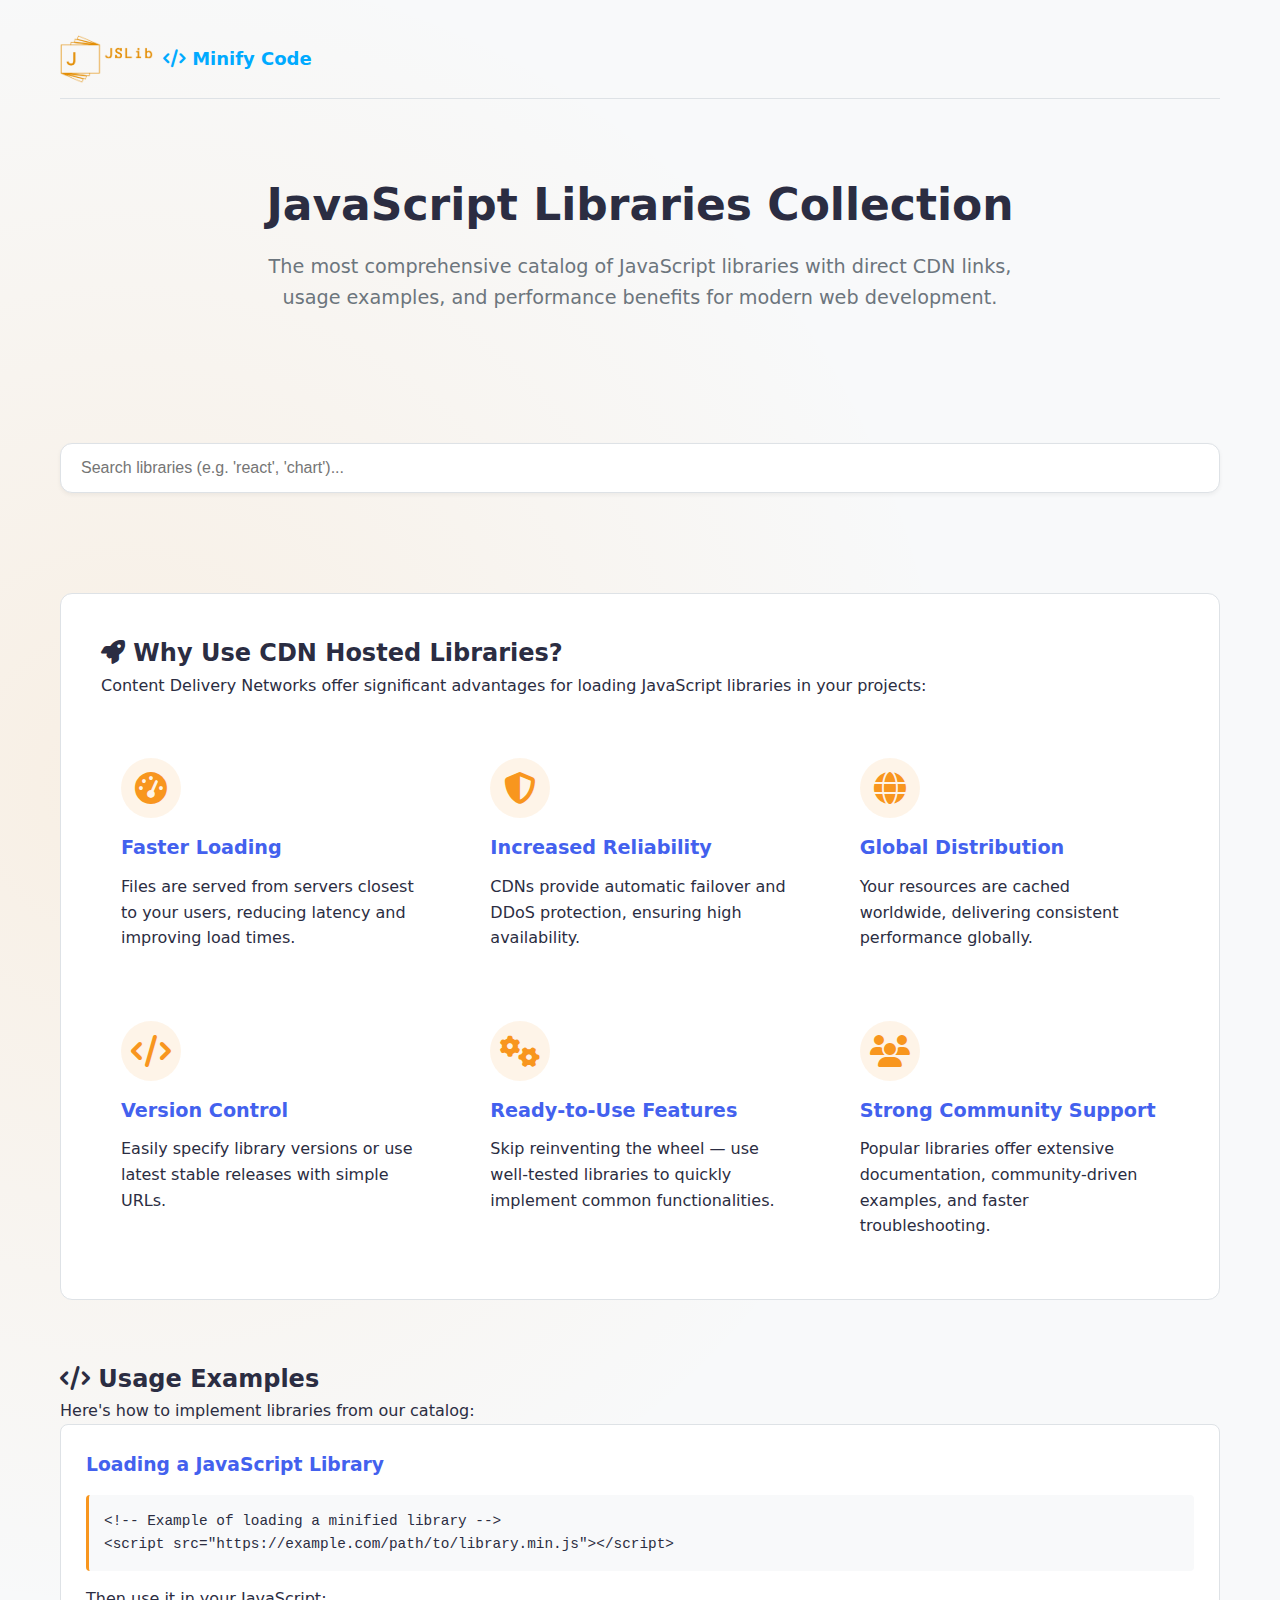
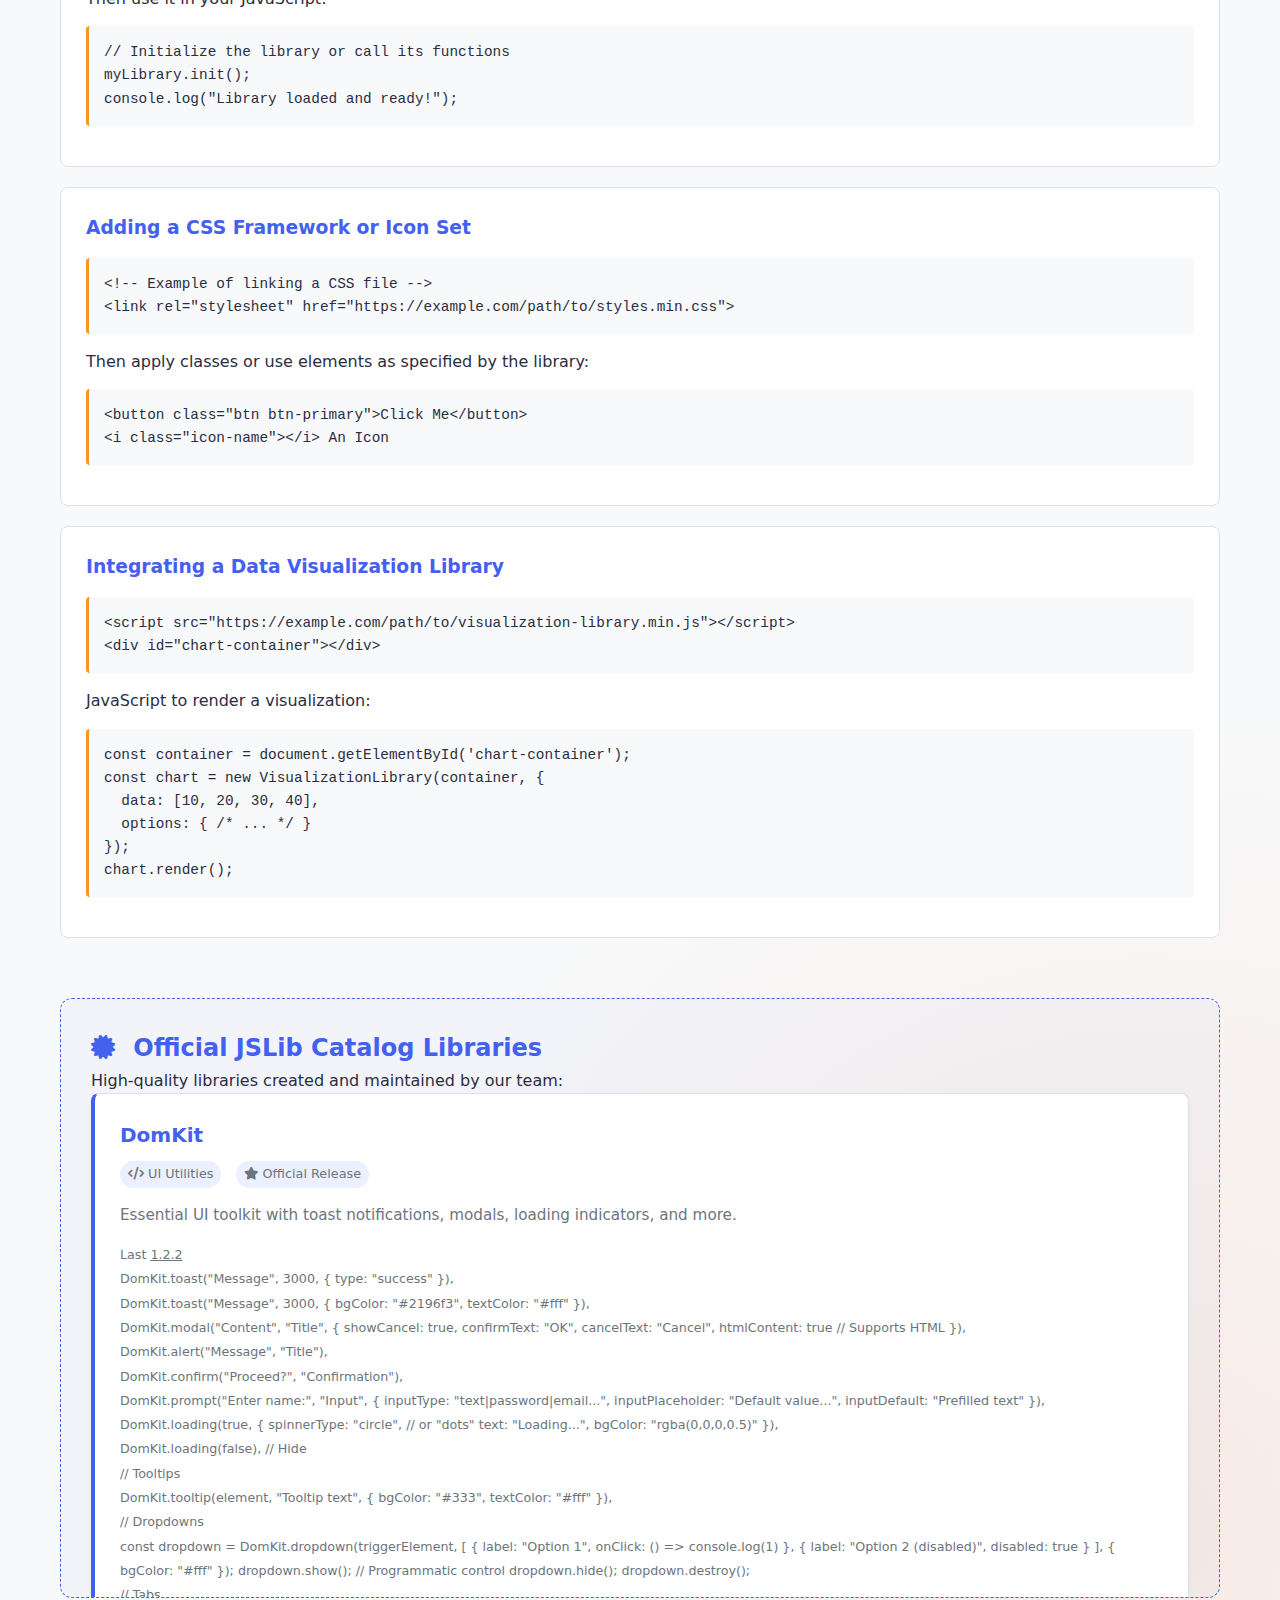
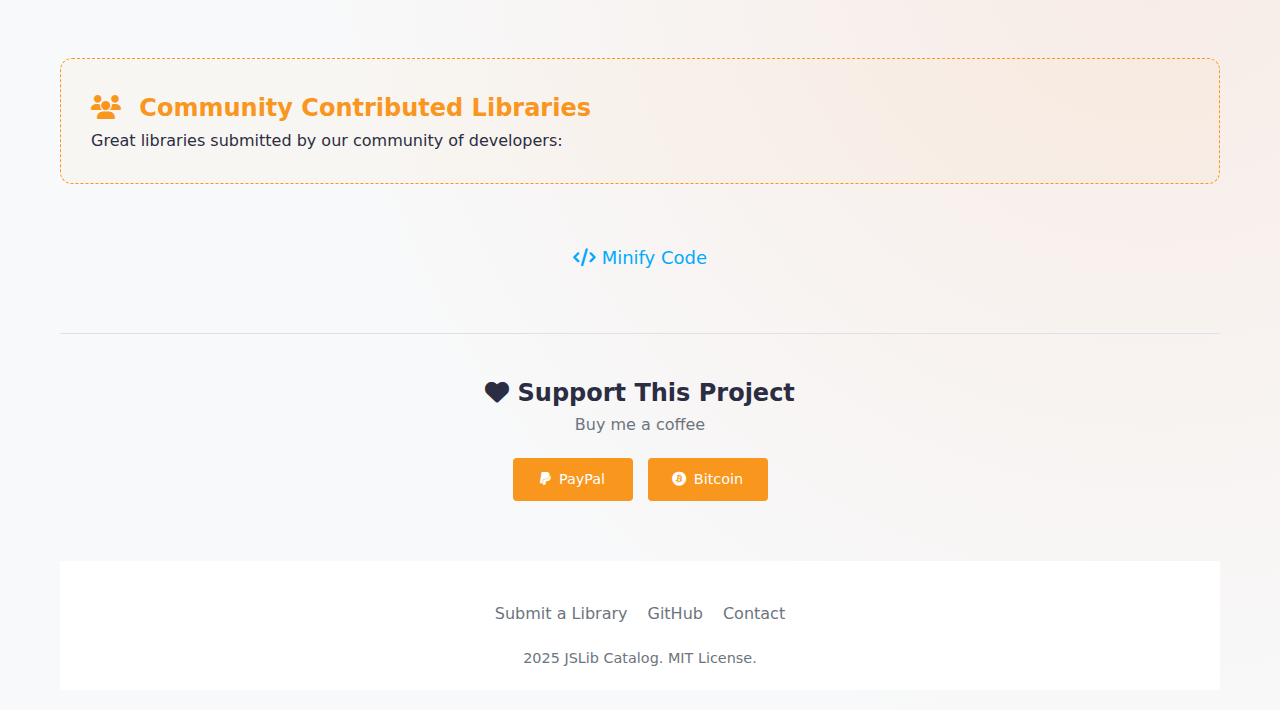
<file: index.html>
<!DOCTYPE html>
<html lang="en">
<head>
  <meta charset="UTF-8">
  <meta name="viewport" content="width=device-width, initial-scale=1.0">
  <title>JavaScript Libraries Catalog | Complete CDN Resource</title>
  <meta name="description" content="Comprehensive catalog of JavaScript libraries with CDN links, usage examples, and performance benefits">
  <link rel="stylesheet" href="https://danielcosta78.github.io/jslib/libs/fontawesome/6.7.2/css/fontawesome.min.css">
  <link rel="stylesheet" href="css/index-style.css">
</head>
<body>
  <div class="container">
    <header>
      <div class="logo">
        <img src="assets/logo-index.png" alt="Logo">
        <a href="minify" class="link-minify"><i class="fas fa-code"></i> Minify Code</a>
      </div>
    </header>

    <main>
      <section class="intro">
        <h1>JavaScript Libraries Collection</h1>
        <p>
          The most comprehensive catalog of JavaScript libraries with direct CDN links,
          usage examples, and performance benefits for modern web development.
        </p>
      </section>

      <div class="search-container">
        <input type="text" id="search" placeholder="Search libraries (e.g. 'react', 'chart')..." aria-label="Search libraries">
      </div>

      <div id="list" class="full-width-list scrollable-list"></div>

      <section class="cdn-benefits">
        <h2><i class="fas fa-rocket"></i> Why Use CDN Hosted Libraries?</h2>
        <p>Content Delivery Networks offer significant advantages for loading JavaScript libraries in your projects:</p>

        <div class="benefits-grid">
          <div class="benefit-card">
            <i class="fas fa-tachometer-alt"></i>
            <h3>Faster Loading</h3>
            <p>Files are served from servers closest to your users, reducing latency and improving load times.</p>
          </div>
          <div class="benefit-card">
            <i class="fas fa-shield-alt"></i>
            <h3>Increased Reliability</h3>
            <p>CDNs provide automatic failover and DDoS protection, ensuring high availability.</p>
          </div>
          <div class="benefit-card">
            <i class="fas fa-globe"></i>
            <h3>Global Distribution</h3>
            <p>Your resources are cached worldwide, delivering consistent performance globally.</p>
          </div>
          <div class="benefit-card">
            <i class="fas fa-code"></i>
            <h3>Version Control</h3>
            <p>Easily specify library versions or use latest stable releases with simple URLs.</p>
          </div>
          <div class="benefit-card">
            <i class="fas fa-cogs"></i>
            <h3>Ready-to-Use Features</h3>
            <p>Skip reinventing the wheel — use well-tested libraries to quickly implement common functionalities.</p>
          </div>
          <div class="benefit-card">
            <i class="fas fa-users"></i>
            <h3>Strong Community Support</h3>
            <p>Popular libraries offer extensive documentation, community-driven examples, and faster troubleshooting.</p>
          </div>
        </div>
      </section>

      <section class="examples-section">
        <h2><i class="fas fa-code"></i> Usage Examples</h2>
        <p>Here's how to implement libraries from our catalog:</p>

        <div class="example-card">
          <h3>Loading a JavaScript Library</h3>
          <div class="code-block">
            &lt;!-- Example of loading a minified library --&gt;<br>
            &lt;script src="https://example.com/path/to/library.min.js"&gt;&lt;/script&gt;
          </div>
          <p>Then use it in your JavaScript:</p>
          <div class="code-block">
            // Initialize the library or call its functions<br>
            myLibrary.init();<br>
            console.log("Library loaded and ready!");
          </div>
        </div>

        <div class="example-card">
          <h3>Adding a CSS Framework or Icon Set</h3>
          <div class="code-block">
            &lt;!-- Example of linking a CSS file --&gt;<br>
            &lt;link rel="stylesheet" href="https://example.com/path/to/styles.min.css"&gt;
          </div>
          <p>Then apply classes or use elements as specified by the library:</p>
          <div class="code-block">
            &lt;button class="btn btn-primary"&gt;Click Me&lt;/button&gt;<br>
            &lt;i class="icon-name"&gt;&lt;/i&gt; An Icon
          </div>
        </div>

        <div class="example-card">
          <h3>Integrating a Data Visualization Library</h3>
          <div class="code-block">
            &lt;script src="https://example.com/path/to/visualization-library.min.js"&gt;&lt;/script&gt;<br>
            &lt;div id="chart-container"&gt;&lt;/div&gt;
          </div>
          <p>JavaScript to render a visualization:</p>
          <div class="code-block">
            const container = document.getElementById('chart-container');<br>
            const chart = new VisualizationLibrary(container, {<br>
            &nbsp;&nbsp;data: [10, 20, 30, 40],<br>
            &nbsp;&nbsp;options: { /* ... */ }<br>
            });<br>
            chart.render();
          </div>
        </div>
      </section>

      <section class="official-libraries">
        <h2><i class="fas fa-certificate"></i> Official JSLib Catalog Libraries</h2>
        <p>High-quality libraries created and maintained by our team:</p>
      </section>

      <section class="community-libraries">
        <h2><i class="fas fa-users"></i> Community Contributed Libraries</h2>
        <p>Great libraries submitted by our community of developers:</p>
      </section>

      <section class="minify-section">
        <a href="minify" class="link-minify"><i class="fas fa-code"></i> Minify Code</a>
      </section>

      <section class="donation-section">
        <h2><i class="fas fa-heart"></i> Support This Project</h2>
        <p class="donation-text">
          Buy me a coffee
        </p>
        <div class="donation-buttons">
          <a href="https://www.paypal.com/donate/?hosted_button_id=N8A6EWXCNPB78" target="_blank" class="donation-button">
            <i class="fab fa-paypal"></i> PayPal
          </a>
          <a href="bitcoin:bc1q804hpml7g5d7vwqv8y9sul8yzgdsa7sa5z676g" target="_blank" class="donation-button">
            <i class="fab fa-bitcoin"></i> Bitcoin
          </a>
        </div>
      </section>
    </main>

    <footer>
      <div class="footer-content">
        <div class="footer-links">
          <a href="https://github.com/Danielcosta78/jslib.git">Submit a Library</a>
          <a href="https://github.com/Danielcosta78/jslib.git">GitHub</a>
          <a href="https://github.com/Danielcosta78/jslib.git">Contact</a>
        </div>
        <p class="copyright">2025 JSLib Catalog. MIT License.</p>
      </div>
    </footer>
  </div>

  <script src="js/index-script.js"></script>
  <script src="js/official-libs.js"></script>
  <script src="js/community-libs.js"></script>
</body>
</html>
</file>
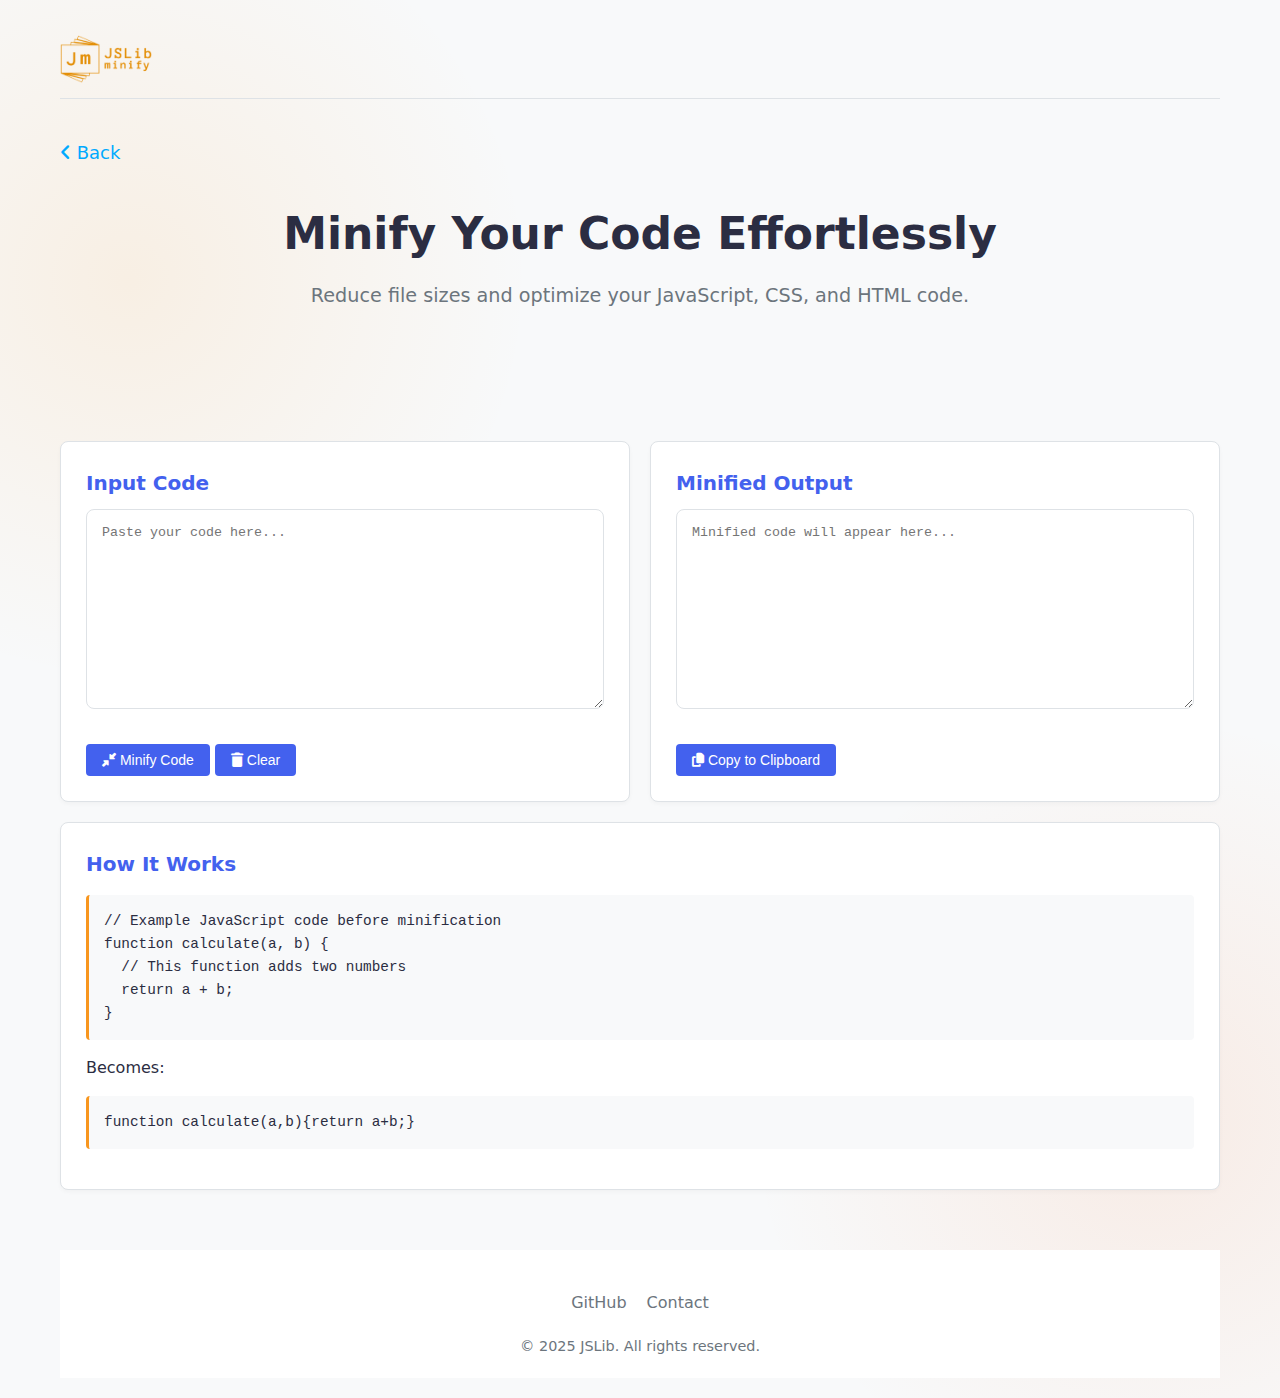
<file: minify/index.html>
<!DOCTYPE html>
<html lang="en">
<head>
    <meta charset="UTF-8">
    <meta name="viewport" content="width=device-width, initial-scale=1.0">
    <title>Code Minifier Tool</title>
    <link rel="stylesheet" href="../css/minify-style.css">
    <link rel="stylesheet" href="https://danielcosta78.github.io/jslib/libs/fontawesome/6.7.2/all/fontawesome.min.css">
</head>
<body>
    <div class="container">
        <header>
            <div class="logo">
                <img src="../assets/logo-minify.png" alt="Logo Minify">
            </div>
        </header>

        <section class="home-section">
          <a href="../index.html" class="link-home"><i class="fa-solid fa-angle-left"></i> Back</a>
        </section>

        <section class="intro">
            <h1>Minify Your Code Effortlessly</h1>
            <p>Reduce file sizes and optimize your JavaScript, CSS, and HTML code.</p>
        </section>

        <div class="flex-container">
            <div class="card" style="flex: 1;">
                <h2>Input Code</h2>
                <textarea id="inputCode" placeholder="Paste your code here..."></textarea>
                <button id="minifyBtn"><i class="fas fa-compress-alt"></i> Minify Code</button>
                <button id="clearBtn"><i class="fas fa-trash"></i> Clear</button>
            </div>

            <div class="card" style="flex: 1;">
                <h2>Minified Output</h2>
                <textarea id="outputCode" placeholder="Minified code will appear here..." readonly></textarea>
                <button id="copyBtn" class="copy-btn"><i class="fas fa-copy"></i> Copy to Clipboard</button>
            </div>
        </div>

        <div class="card">
            <h2>How It Works</h2>
            <div class="code-block">
                // Example JavaScript code before minification<br>
                function calculate(a, b) {<br>
                &nbsp;&nbsp;// This function adds two numbers<br>
                &nbsp;&nbsp;return a + b;<br>
                }
            </div>
            <p>Becomes:</p>
            <div class="code-block">
                function calculate(a,b){return a+b;}
            </div>
        </div>

        <footer>
            <div class="footer-links">
                <a href="https://github.com/Danielcosta78/jslib.git">GitHub</a>
                <a href="https://github.com/Danielcosta78/jslib.git">Contact</a>
            </div>
            <p>© 2025 JSLib. All rights reserved.</p>
        </footer>
    </div>

    <script src="../js/minify-script.js"></script>
</body>
</html>
</file>
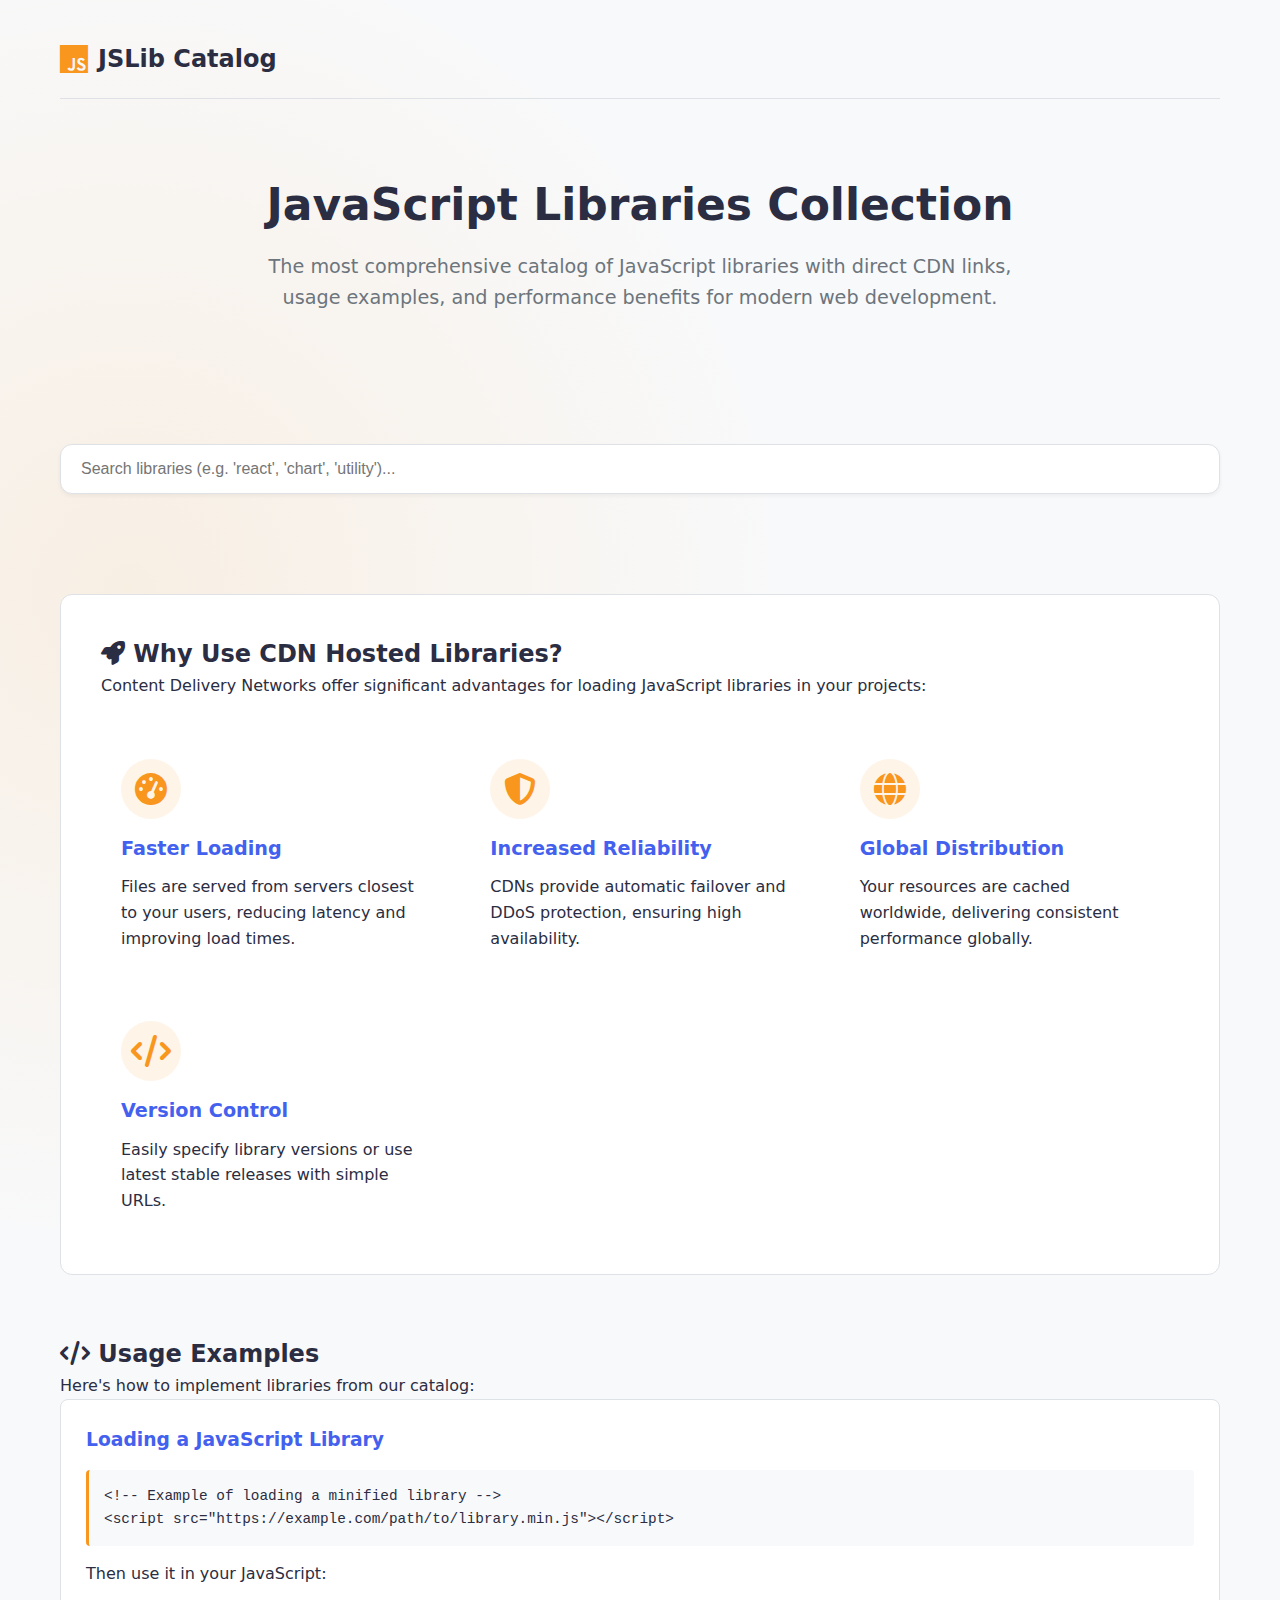
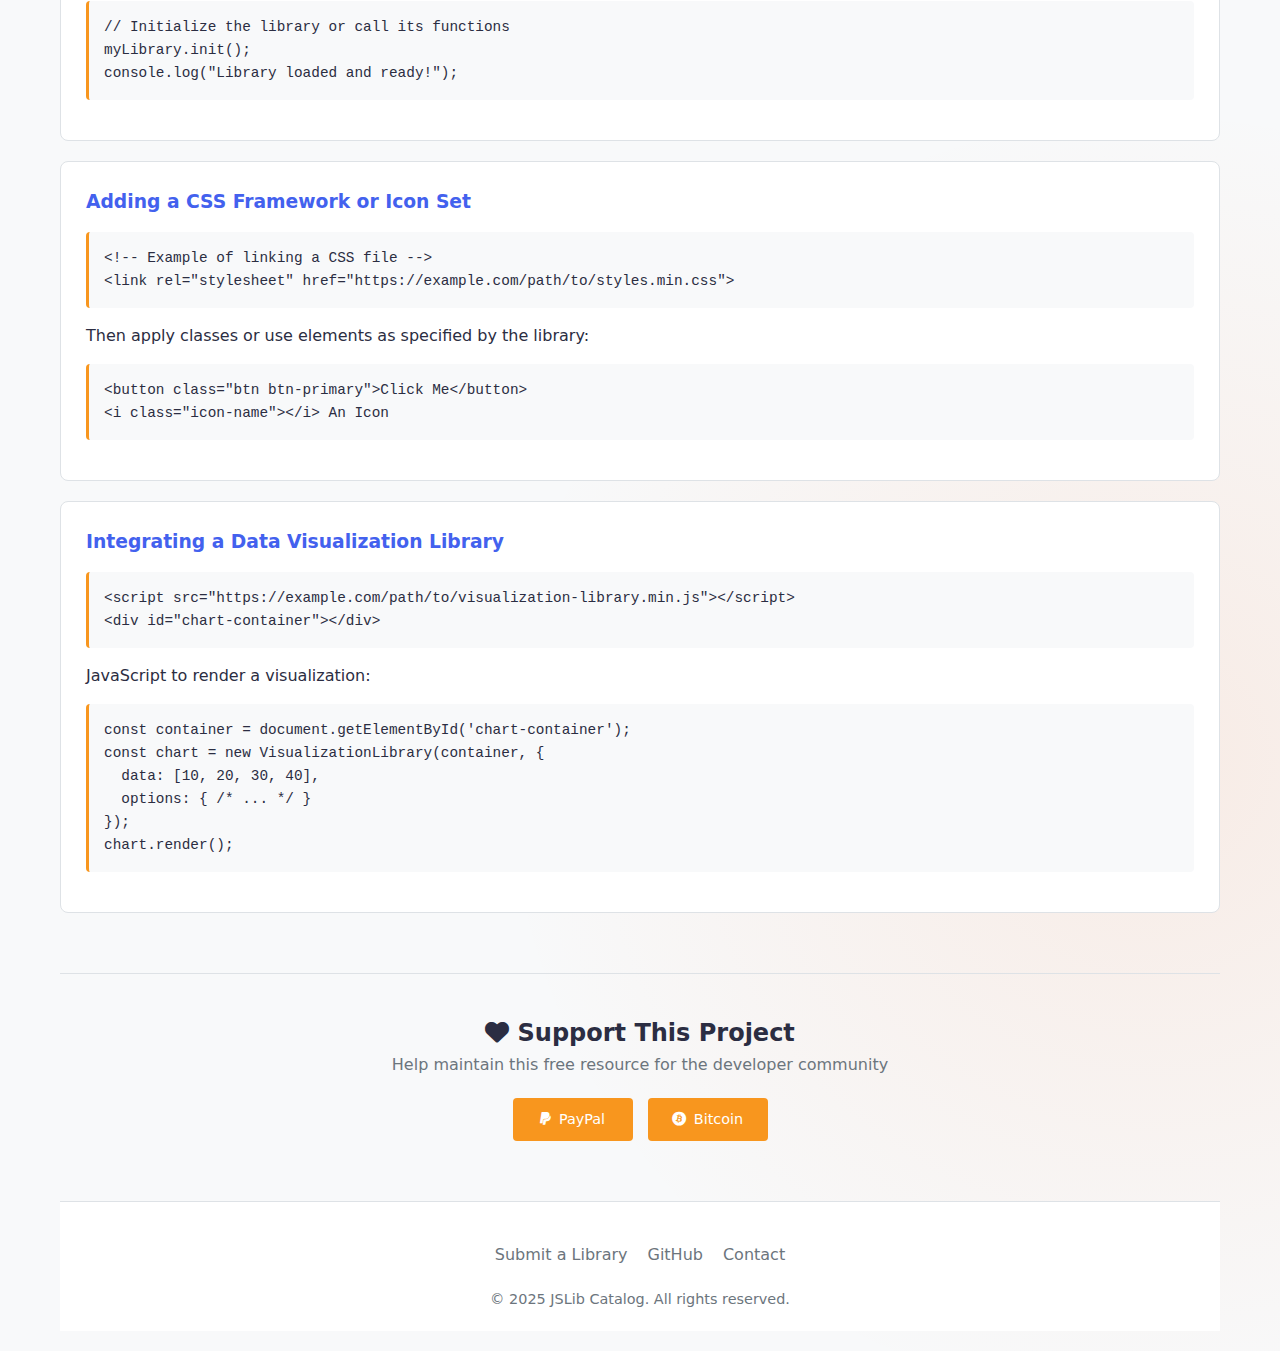
<file: 2.html>
<!DOCTYPE html>
<html lang="en">
<head>
  <meta charset="UTF-8">
  <meta name="viewport" content="width=device-width, initial-scale=1.0">
  <title>JavaScript Libraries Catalog | Complete CDN Resource</title>
  <meta name="description" content="Comprehensive catalog of JavaScript libraries with CDN links, usage examples, and performance benefits">
  <link rel="stylesheet" href="https://cdnjs.cloudflare.com/ajax/libs/font-awesome/6.4.0/css/all.min.css">
  <style>
    :root {
      --primary: #4361ee;
      --primary-dark: #3a56d4;
      --secondary: #f8961e;
      --secondary-light: #f9c74f;
      --text: #2b2d42;
      --text-light: #6c757d;
      --bg: #f8f9fa;
      --card-bg: #ffffff;
      --border: #dee2e6;
      --radius-sm: 4px;
      --radius-md: 8px;
      --radius-lg: 12px;
    }

    * {
      box-sizing: border-box;
      margin: 0;
      padding: 0;
    }

    body {
      font-family: 'Inter', system-ui, -apple-system, 'Segoe UI', Roboto, sans-serif;
      line-height: 1.6;
      color: var(--text);
      background-color: var(--bg);
      padding: 0;
      margin: 0;
      background-image:
        radial-gradient(circle at 10% 20%, rgba(248, 150, 30, 0.1) 0%, transparent 25%), /* Increased opacity */
        radial-gradient(circle at 90% 80%, rgba(243, 114, 44, 0.1) 0%, transparent 25%); /* Increased opacity */
    }

    .container {
      max-width: 1200px;
      margin: 0 auto;
      padding: 20px;
    }

    header {
      display: flex;
      justify-content: space-between;
      align-items: center;
      margin-bottom: 40px;
      padding: 20px 0;
      border-bottom: 1px solid var(--border);
    }

    .logo {
      display: flex;
      align-items: center;
      gap: 10px;
      font-size: 1.5rem;
      font-weight: 700;
      color: var(--text);
    }

    .logo i {
      color: var(--secondary);
      font-size: 2rem;
    }

    .intro {
      max-width: 800px;
      margin: 0 auto 60px;
      text-align: center;
      padding: 40px 0;
    }

    .intro h1 {
      font-size: 2.75rem;
      margin-bottom: 20px;
      color: var(--text);
      line-height: 1.2;
    }

    .intro p {
      font-size: 1.2rem;
      color: var(--text-light);
      line-height: 1.6;
      margin-bottom: 30px;
    }

    .search-container {
      margin: 40px 0;
      width: 100%;
    }

    #search {
      width: 100%;
      padding: 15px 20px;
      font-size: 1rem;
      border: 1px solid var(--border);
      border-radius: var(--radius-lg);
      background-color: var(--card-bg);
      box-shadow: 0 2px 4px rgba(0,0,0,0.05);
    }

    #search:focus {
      outline: none;
      border-color: var(--primary);
      box-shadow: 0 0 0 3px rgba(67, 97, 238, 0.1);
    }

    .full-width-list {
      width: 100%;
    }

    .scrollable-list {
      max-height: 600px;
      overflow-y: auto;
      padding-right: 10px;
      margin-bottom: 30px;
    }

    .card {
      background: var(--card-bg);
      padding: 25px;
      border-radius: var(--radius-md);
      border: 1px solid var(--border);
      margin-bottom: 20px;
      width: 100%;
      transition: all 0.2s ease;
      box-shadow: 0 2px 4px rgba(0,0,0,0.03);
    }

    .card:hover {
      transform: translateY(-2px);
      box-shadow: 0 5px 15px rgba(0,0,0,0.1);
    }

    .card h2 {
      font-size: 1.25rem;
      color: var(--primary);
      margin-bottom: 10px;
    }

    .card p {
      color: var(--text-light);
      font-size: 0.95rem;
      margin-bottom: 15px;
    }

    .card .meta {
      display: flex;
      gap: 15px;
      font-size: 0.8rem;
      color: var(--text-light);
      margin-bottom: 15px;
    }

    .link-box {
      background-color: #f8f9fa;
      padding: 12px;
      border-radius: var(--radius-sm);
      font-family: 'Courier New', monospace;
      font-size: 0.85rem;
      word-break: break-all;
      border-left: 3px solid var(--secondary);
      margin: 10px 0;
    }

    button, .copy-btn {
      background-color: var(--primary);
      color: white;
      border: none;
      padding: 0.5rem 1rem;
      border-radius: var(--radius-sm);
      font-size: 0.875rem;
      margin-top: 0.75rem;
      cursor: pointer;
      transition: background-color 0.15s;
    }

    button:hover, .copy-btn:hover {
      background-color: var(--primary-dark);
    }

    /* New CDN Benefits Section */
    .cdn-benefits {
      background-color: var(--card-bg);
      border-radius: var(--radius-lg);
      padding: 40px;
      margin: 60px 0;
      border: 1px solid var(--border);
    }

    .benefits-grid {
      display: grid;
      grid-template-columns: repeat(auto-fit, minmax(250px, 1fr));
      gap: 30px;
      margin-top: 40px;
    }

    .benefit-card {
      padding: 20px;
      border-radius: var(--radius-md);
    }

    .benefit-card i {
      font-size: 2rem;
      color: var(--secondary);
      margin-bottom: 15px;
      background: rgba(248, 150, 30, 0.1);
      width: 60px;
      height: 60px;
      display: flex;
      align-items: center;
      justify-content: center;
      border-radius: 50%;
    }

    .benefit-card h3 {
      margin: 15px 0 10px;
      font-size: 1.2rem;
      color: var(--primary);
    }

    /* Examples Section */
    .examples-section {
      margin: 60px 0;
    }

    .example-card {
      background: var(--card-bg);
      border-radius: var(--radius-md);
      padding: 25px;
      margin-bottom: 20px;
      border: 1px solid var(--border);
    }

    .example-card h3 {
      color: var(--primary);
      margin-bottom: 15px;
    }

    .code-block {
      background-color: #f8f9fa;
      padding: 15px;
      border-radius: var(--radius-sm);
      font-family: 'Courier New', monospace;
      font-size: 0.9rem;
      overflow-x: auto;
      margin: 15px 0;
      border-left: 3px solid var(--secondary);
    }

    .donation-section {
      text-align: center;
      margin-top: 60px;
      padding-top: 40px;
      border-top: 1px solid var(--border);
    }

    .donation-text {
      font-size: 1rem;
      color: var(--text-light);
      margin-bottom: 20px;
    }

    .donation-buttons {
      display: flex;
      gap: 15px;
      justify-content: center;
      margin-top: 20px;
      flex-wrap: wrap;
    }

    .donation-button {
      min-width: 120px;
      background-color: var(--secondary);
      color: white;
      padding: 10px 15px;
      border: none;
      border-radius: var(--radius-sm);
      cursor: pointer;
      font-size: 0.9rem;
      text-decoration: none;
      text-align: center;
      transition: background-color 0.15s;
      display: flex;
      align-items: center;
      justify-content: center;
      gap: 8px;
    }

    .donation-button:hover {
      background-color: var(--secondary-light);
    }

    footer {
      background-color: var(--card-bg);
      padding: 40px 0 20px;
      margin-top: 60px;
      border-top: 1px solid var(--border);
      text-align: center;
    }

    .footer-content {
      max-width: 800px;
      margin: 0 auto;
    }

    .footer-links {
      display: flex;
      justify-content: center;
      gap: 20px;
      margin-bottom: 20px;
    }

    .footer-links a {
      color: var(--text-light);
      text-decoration: none;
      transition: color 0.2s;
    }

    .footer-links a:hover {
      color: var(--primary);
    }

    .copyright {
      color: var(--text-light);
      font-size: 0.9rem;
    }

    @media (max-width: 768px) {
      .intro h1 {
        font-size: 2rem;
      }

      .search-container {
        padding: 0 10px;
      }

      .benefits-grid {
        grid-template-columns: 1fr;
      }

      .donation-buttons {
        flex-direction: column;
        align-items: center;
      }

      .donation-button {
        width: 100%;
        max-width: 200px;
      }

      .footer-links {
        flex-direction: column;
        gap: 10px;
      }

      .cdn-benefits {
        padding: 25px;
      }
    }

    .scrollable-list::-webkit-scrollbar {
      width: 8px;
    }

    .scrollable-list::-webkit-scrollbar-track {
      background: var(--bg);
      border-radius: var(--radius-md);
    }

    .scrollable-list::-webkit-scrollbar-thumb {
      background: var(--primary);
      border-radius: var(--radius-md);
    }

    .scrollable-list::-webkit-scrollbar-thumb:hover {
      background: var(--primary-dark);
    }
  </style>
</head>
<body>
  <div class="container">
    <header>
      <div class="logo">
        <i class="fab fa-js"></i>
        <span>JSLib Catalog</span>
      </div>
    </header>

    <main>
      <section class="intro">
        <h1>JavaScript Libraries Collection</h1>
        <p>
          The most comprehensive catalog of JavaScript libraries with direct CDN links,
          usage examples, and performance benefits for modern web development.
        </p>
      </section>

      <div class="search-container">
        <input type="text" id="search" placeholder="Search libraries (e.g. 'react', 'chart', 'utility')..." aria-label="Search libraries">
      </div>

      <div id="list" class="full-width-list scrollable-list"></div>

      <section class="cdn-benefits">
        <h2><i class="fas fa-rocket"></i> Why Use CDN Hosted Libraries?</h2>
        <p>Content Delivery Networks offer significant advantages for loading JavaScript libraries in your projects:</p>

        <div class="benefits-grid">
          <div class="benefit-card">
            <i class="fas fa-tachometer-alt"></i>
            <h3>Faster Loading</h3>
            <p>Files are served from servers closest to your users, reducing latency and improving load times.</p>
          </div>
          <div class="benefit-card">
            <i class="fas fa-shield-alt"></i>
            <h3>Increased Reliability</h3>
            <p>CDNs provide automatic failover and DDoS protection, ensuring high availability.</p>
          </div>
          <div class="benefit-card">
            <i class="fas fa-globe"></i>
            <h3>Global Distribution</h3>
            <p>Your resources are cached worldwide, delivering consistent performance globally.</p>
          </div>
          <div class="benefit-card">
            <i class="fas fa-code"></i>
            <h3>Version Control</h3>
            <p>Easily specify library versions or use latest stable releases with simple URLs.</p>
          </div>
        </div>
      </section>

      <section class="examples-section">
        <h2><i class="fas fa-code"></i> Usage Examples</h2>
        <p>Here's how to implement libraries from our catalog:</p>

        <div class="example-card">
          <h3>Loading a JavaScript Library</h3>
          <div class="code-block">
            &lt;!-- Example of loading a minified library --&gt;<br>
            &lt;script src="https://example.com/path/to/library.min.js"&gt;&lt;/script&gt;
          </div>
          <p>Then use it in your JavaScript:</p>
          <div class="code-block">
            // Initialize the library or call its functions<br>
            myLibrary.init();<br>
            console.log("Library loaded and ready!");
          </div>
        </div>

        <div class="example-card">
          <h3>Adding a CSS Framework or Icon Set</h3>
          <div class="code-block">
            &lt;!-- Example of linking a CSS file --&gt;<br>
            &lt;link rel="stylesheet" href="https://example.com/path/to/styles.min.css"&gt;
          </div>
          <p>Then apply classes or use elements as specified by the library:</p>
          <div class="code-block">
            &lt;button class="btn btn-primary"&gt;Click Me&lt;/button&gt;<br>
            &lt;i class="icon-name"&gt;&lt;/i&gt; An Icon
          </div>
        </div>

        <div class="example-card">
          <h3>Integrating a Data Visualization Library</h3>
          <div class="code-block">
            &lt;script src="https://example.com/path/to/visualization-library.min.js"&gt;&lt;/script&gt;<br>
            &lt;div id="chart-container"&gt;&lt;/div&gt;
          </div>
          <p>JavaScript to render a visualization:</p>
          <div class="code-block">
            const container = document.getElementById('chart-container');<br>
            const chart = new VisualizationLibrary(container, {<br>
            &nbsp;&nbsp;data: [10, 20, 30, 40],<br>
            &nbsp;&nbsp;options: { /* ... */ }<br>
            });<br>
            chart.render();
          </div>
        </div>
      </section>

      <section class="donation-section">
        <h2><i class="fas fa-heart"></i> Support This Project</h2>
        <p class="donation-text">
          Help maintain this free resource for the developer community
        </p>
        <div class="donation-buttons">
          <a href="https://www.paypal.com/donate/?hosted_button_id=N8A6EWXCNPB78" target="_blank" class="donation-button">
            <i class="fab fa-paypal"></i> PayPal
          </a>
          <a href="bitcoin:bc1q804hpml7g5d7vwqv8y9sul8yzgdsa7sa5z676g" target="_blank" class="donation-button">
            <i class="fab fa-bitcoin"></i> Bitcoin
          </a>
        </div>
      </section>
    </main>

    <footer>
      <div class="footer-content">
        <div class="footer-links">
          <a href="https://github.com/Danielcosta78/jslib.git">Submit a Library</a>
          <a href="https://github.com/Danielcosta78/jslib.git">GitHub</a>
          <a href="https://github.com/Danielcosta78/jslib.git">Contact</a>
        </div>
        <p class="copyright">&copy; 2025 JSLib Catalog. All rights reserved.</p>
      </div>
    </footer>
  </div>

  <script src="script.js"></script>
</body>
</html>
</file>
<file: css/index-style.css>
:root {
      --primary: #4361ee;
      --primary-dark: #3a56d4;
      --secondary: #f8961e;
      --secondary-light: #f9c74f;
      --text: #2b2d42;
      --text-light: #6c757d;
      --bg: #f8f9fa;
      --card-bg: #ffffff;
      --border: #dee2e6;
      --radius-sm: 4px;
      --radius-md: 8px;
      --radius-lg: 12px;
    }

    * {
      box-sizing: border-box;
      margin: 0;
      padding: 0;
    }

    body {
      font-family: 'Inter', system-ui, -apple-system, 'Segoe UI', Roboto, sans-serif;
      line-height: 1.6;
      color: var(--text);
      background-color: var(--bg);
      padding: 0;
      margin: 0;
      background-image:
        radial-gradient(circle at 10% 20%, rgba(248, 150, 30, 0.1) 0%, transparent 25%), /* Increased opacity */
        radial-gradient(circle at 90% 80%, rgba(243, 114, 44, 0.1) 0%, transparent 25%); /* Increased opacity */
    }

    .container {
      max-width: 1200px;
      margin: 0 auto;
      padding: 20px;
    }

    @media (max-width: 768px) {
      .container {
        padding: 10px;
      }
    }

    header {
      display: flex;
      justify-content: space-between;
      align-items: center;
      margin-bottom: 40px;
      padding: 15px 0;
      border-bottom: 1px solid var(--border);
    }

    .logo {
      display: flex;
      align-items: center;
      gap: 10px;
      font-size: 1rem;
      font-weight: 700;
      color: var(--text);
    }

    .logo img {
      height: 3rem;
      width: auto;
    }

    .logo .link-minify {
      margin-left: auto;
    }

    .intro {
      max-width: 800px;
      margin: 0 auto 60px;
      text-align: center;
      padding: 40px 0;
    }

    .intro h1 {
      font-size: 2.75rem;
      margin-bottom: 20px;
      color: var(--text);
      line-height: 1.2;
    }

    .intro p {
      font-size: 1.2rem;
      color: var(--text-light);
      line-height: 1.6;
      margin-bottom: 30px;
    }

    .search-container {
      margin: 40px 0;
      width: 100%;
    }

    #search {
      width: 100%;
      padding: 15px 20px;
      font-size: 1rem;
      border: 1px solid var(--border);
      border-radius: var(--radius-lg);
      background-color: var(--card-bg);
      box-shadow: 0 2px 4px rgba(0,0,0,0.05);
    }

    #search:focus {
      outline: none;
      border-color: var(--primary);
      box-shadow: 0 0 0 3px rgba(67, 97, 238, 0.1);
    }

    .full-width-list {
      width: 100%;
    }

    .scrollable-list {
      max-height: 600px;
      overflow-y: auto;
      padding-right: 10px;
      margin-bottom: 30px;
    }

    .card {
      background: var(--card-bg);
      padding: 25px;
      border-radius: var(--radius-md);
      border: 1px solid var(--border);
      margin-bottom: 20px;
      width: 100%;
      transition: all 0.2s ease;
      box-shadow: 0 2px 4px rgba(0,0,0,0.03);
    }

    .card:hover {
      transform: translateY(-2px);
      box-shadow: 0 5px 15px rgba(0,0,0,0.1);
    }

    .card h2 {
      font-size: 1.25rem;
      color: var(--primary);
      margin-bottom: 10px;
    }

    .card p {
      color: var(--text-light);
      font-size: 0.95rem;
      margin-bottom: 15px;
    }

    .card .meta {
      display: flex;
      gap: 15px;
      font-size: 0.8rem;
      color: var(--text-light);
      margin-bottom: 15px;
    }

    .link-box {
      background-color: #f8f9fa;
      padding: 12px;
      border-radius: var(--radius-sm);
      font-family: 'Courier New', monospace;
      font-size: 0.85rem;
      word-break: break-all;
      border-left: 3px solid var(--secondary);
      margin: 10px 0;
    }

    button, .copy-btn {
      background-color: var(--primary);
      color: white;
      border: none;
      padding: 0.5rem 1rem;
      border-radius: var(--radius-sm);
      font-size: 0.875rem;
      margin-top: 0.75rem;
      cursor: pointer;
      transition: background-color 0.15s;
    }

    button:hover, .copy-btn:hover {
      background-color: var(--primary-dark);
    }

    .cdn-benefits {
      background-color: var(--card-bg);
      border-radius: var(--radius-lg);
      padding: 40px;
      margin: 60px 0;
      border: 1px solid var(--border);
    }

    .benefits-grid {
      display: grid;
      grid-template-columns: repeat(auto-fit, minmax(250px, 1fr));
      gap: 30px;
      margin-top: 40px;
    }

    .benefit-card {
      padding: 20px;
      border-radius: var(--radius-md);
    }

    .benefit-card i {
      font-size: 2rem;
      color: var(--secondary);
      margin-bottom: 15px;
      background: rgba(248, 150, 30, 0.1);
      width: 60px;
      height: 60px;
      display: flex;
      align-items: center;
      justify-content: center;
      border-radius: 50%;
    }

    .benefit-card h3 {
      margin: 15px 0 10px;
      font-size: 1.2rem;
      color: var(--primary);
    }

    .examples-section {
      margin: 60px 0;
    }

    .example-card {
      background: var(--card-bg);
      border-radius: var(--radius-md);
      padding: 25px;
      margin-bottom: 20px;
      border: 1px solid var(--border);
    }

    .example-card h3 {
      color: var(--primary);
      margin-bottom: 15px;
    }

    .code-block {
      background-color: #f8f9fa;
      padding: 15px;
      border-radius: var(--radius-sm);
      font-family: 'Courier New', monospace;
      font-size: 0.9rem;
      overflow-x: auto;
      margin: 15px 0;
      border-left: 3px solid var(--secondary);
    }

    .donation-section {
      text-align: center;
      margin-top: 60px;
      padding-top: 40px;
      border-top: 1px solid var(--border);
    }

    .donation-text {
      font-size: 1rem;
      color: var(--text-light);
      margin-bottom: 20px;
    }

    .donation-buttons {
      display: flex;
      gap: 15px;
      justify-content: center;
      margin-top: 20px;
      flex-wrap: wrap;
    }

    .donation-button {
      min-width: 120px;
      background-color: var(--secondary);
      color: white;
      padding: 10px 15px;
      border: none;
      border-radius: var(--radius-sm);
      cursor: pointer;
      font-size: 0.9rem;
      text-decoration: none;
      text-align: center;
      transition: background-color 0.15s;
      display: flex;
      align-items: center;
      justify-content: center;
      gap: 8px;
    }

    .donation-button:hover {
      background-color: var(--secondary-light);
    }

    footer {
      background-color: var(--card-bg);
      padding: 40px 0 20px;
      margin-top: 60px;
      text-align: center;
    }

    .footer-content {
      max-width: 800px;
      margin: 0 auto;
    }

    .footer-links {
      display: flex;
      justify-content: center;
      gap: 20px;
      margin-bottom: 20px;
    }

    .footer-links a {
      color: var(--text-light);
      text-decoration: none;
      transition: color 0.2s;
    }

    .footer-links a:hover {
      color: var(--primary);
    }

    .copyright {
      color: var(--text-light);
      font-size: 0.9rem;
    }

    @media (max-width: 768px) {
      .intro h1 {
        font-size: 2rem;
      }

      .search-container {
        padding: 0 10px;
      }

      .benefits-grid {
        grid-template-columns: 1fr;
      }

      .donation-buttons {
        flex-direction: column;
        align-items: center;
      }

      .donation-button {
        width: 100%;
        max-width: 200px;
      }

      .footer-links {
        flex-direction: column;
        gap: 10px;
      }

      .cdn-benefits {
        padding: 25px;
      }
    }

    .scrollable-list::-webkit-scrollbar {
      width: 8px;
    }

    .scrollable-list::-webkit-scrollbar-track {
      background: var(--bg);
      border-radius: var(--radius-md);
    }

    .scrollable-list::-webkit-scrollbar-thumb {
      background: var(--primary);
      border-radius: var(--radius-md);
    }

    .scrollable-list::-webkit-scrollbar-thumb:hover {
      background: var(--primary-dark);
    }

    .official-libraries {
      margin: 60px 0;
      background-color: rgba(67, 97, 238, 0.03);
      padding: 30px;
      max-height: 600px;
      overflow-y: auto;
      border-radius: var(--radius-lg);
      border: 1px dashed var(--primary);
    }

    @media (max-width: 768px) {
      .official-libraries {
        padding: 15px;
      }
    }

    .official-libraries .card {
      background: white;
      border-left: 4px solid var(--primary);
    }

    .official-libraries h2 {
      color: var(--primary);
    }

    .official-libraries .fa-certificate {
      color: var(--primary);
      margin-right: 10px;
    }

    .official-libraries .meta span {
      background: rgba(67, 97, 238, 0.1);
      padding: 3px 8px;
      border-radius: 20px;
    }

    .minify-section {
      text-align: center;
      margin: 40px 0;
    }

    .link-minify {
      color: #00aaff;
      text-decoration: none;
      font-size: 18px;
    }

    .community-libraries {
      margin: 60px 0;
      background-color: rgba(248, 150, 30, 0.03);
      padding: 30px;
      max-height: 600px;
      overflow-y: auto;
      border-radius: var(--radius-lg);
      border: 1px dashed var(--secondary);
    }

    @media (max-width: 768px) {
      .community-libraries {
        padding: 15px;
      }
    }

    .community-libraries .card {
      background: white;
      border-left: 4px solid var(--secondary);
    }

    .community-libraries h2 {
      color: var(--secondary);
    }

    .community-libraries .fa-users {
      color: var(--secondary);
      margin-right: 10px;
    }

    .community-libraries .meta span {
      background: rgba(248, 150, 30, 0.1);
      padding: 3px 8px;
      border-radius: 20px;
    }
</file>
<file: css/minify-style.css>
:root {
    --primary: #4361ee;
    --primary-dark: #3a56d4;
    --secondary: #f8961e;
    --secondary-light: #f9c74f;
    --text: #2b2d42;
    --text-light: #6c757d;
    --bg: #f8f9fa;
    --card-bg: #ffffff;
    --border: #dee2e6;
    --radius-sm: 4px;
    --radius-md: 8px;
    --radius-lg: 12px;
}

* {
    box-sizing: border-box;
    margin: 0;
    padding: 0;
}

body {
    font-family: 'Inter', system-ui, -apple-system, 'Segoe UI', Roboto, sans-serif;
    line-height: 1.6;
    color: var(--text);
    background-color: var(--bg);
    padding: 0;
    margin: 0;
    background-image:
        radial-gradient(circle at 10% 20%, rgba(248, 150, 30, 0.1) 0%, transparent 25%),
        radial-gradient(circle at 90% 80%, rgba(243, 114, 44, 0.1) 0%, transparent 25%);
}

.container {
    max-width: 1200px;
    margin: 0 auto;
    padding: 20px;
}

@media (max-width: 768px) {
    .container {
        padding: 10px;
    }
}

header {
    display: flex;
    justify-content: space-between;
    align-items: center;
    margin-bottom: 40px;
    padding: 15px 0;
    border-bottom: 1px solid var(--border);
}

.logo {
    display: flex;
    align-items: center;
    gap: 10px;
    font-size: 1.5rem;
    font-weight: 700;
    color: var(--text);
}

.logo img {
    height: 3rem;
    width: auto;
}

.intro {
    max-width: 800px;
    margin: 0 auto 60px;
    text-align: center;
    padding: 40px 0;
}

.intro h1 {
    font-size: 2.75rem;
    margin-bottom: 20px;
    color: var(--text);
    line-height: 1.2;
}

.intro p {
    font-size: 1.2rem;
    color: var(--text-light);
    line-height: 1.6;
    margin-bottom: 30px;
}

.card {
    background: var(--card-bg);
    padding: 25px;
    border-radius: var(--radius-md);
    border: 1px solid var(--border);
    margin-bottom: 20px;
    width: 100%;
    transition: all 0.2s ease;
    box-shadow: 0 2px 4px rgba(0,0,0,0.03);
}

.card:hover {
    transform: translateY(-2px);
    box-shadow: 0 5px 15px rgba(0,0,0,0.1);
}

.card h2 {
    font-size: 1.25rem;
    color: var(--primary);
    margin-bottom: 10px;
}

.code-block {
    background-color: #f8f9fa;
    padding: 15px;
    border-radius: var(--radius-sm);
    font-family: 'Courier New', monospace;
    font-size: 0.9rem;
    overflow-x: auto;
    margin: 15px 0;
    border-left: 3px solid var(--secondary);
}

button, .copy-btn {
    background-color: var(--primary);
    color: white;
    border: none;
    padding: 0.5rem 1rem;
    border-radius: var(--radius-sm);
    font-size: 0.875rem;
    margin-top: 0.75rem;
    cursor: pointer;
    transition: background-color 0.15s;
}

button:hover, .copy-btn:hover {
    background-color: var(--primary-dark);
}

textarea {
    width: 100%;
    padding: 15px;
    font-family: 'Courier New', monospace;
    border: 1px solid var(--border);
    border-radius: var(--radius-md);
    min-height: 200px;
    margin-bottom: 15px;
}

textarea:focus {
    outline: none;
    border-color: var(--primary);
    box-shadow: 0 0 0 3px rgba(67, 97, 238, 0.1);
}

.flex-container {
    display: flex;
    gap: 20px;
}

@media (max-width: 768px) {
    .flex-container {
        flex-direction: column;
    }
}

footer {
    background-color: var(--card-bg);
    padding: 40px 0 20px;
    margin-top: 60px;
    text-align: center;
}

.footer-links {
    display: flex;
    justify-content: center;
    gap: 20px;
    margin-bottom: 20px;
}

.footer-links a {
    color: var(--text-light);
    text-decoration: none;
    transition: color 0.2s;
}

.footer-links a:hover {
    color: var(--primary);
}

footer p {
    font-size: 0.9rem;
    color: var(--text-light);
}

.home-section {
    text-align: left;
 }

.link-home {
    color: #00aaff;
    text-decoration: none;
    font-size: 18px;
}
</file>
